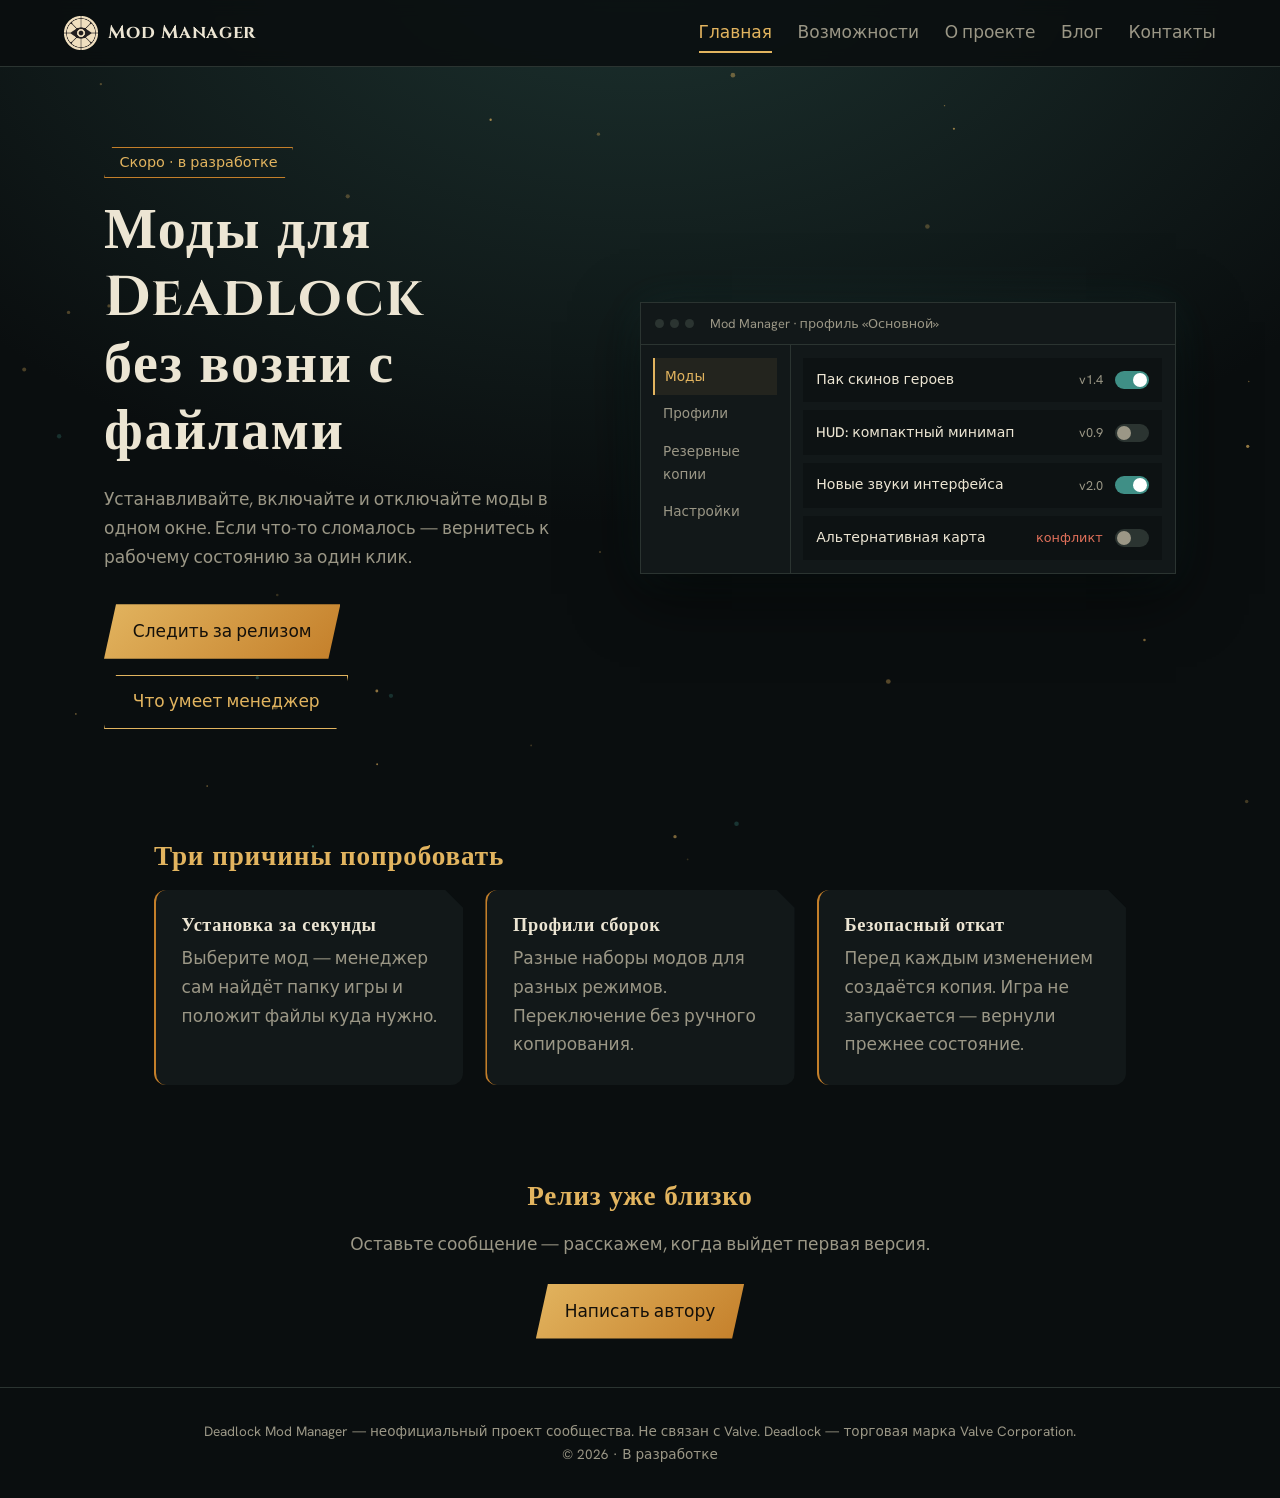
<file: index.html>
<!DOCTYPE html>
<html lang="ru"><head><meta charset="utf-8"><meta name="viewport" content="width=device-width,initial-scale=1">
<title>Главная — Deadlock Mod Manager</title><meta name="description" content="Менеджер модов для Deadlock: установка, профили и откат в один клик. Скоро.">
<link rel="icon" href="img/favicon.png" type="image/png">
<link rel="preconnect" href="https://fonts.googleapis.com"><link rel="preconnect" href="https://fonts.gstatic.com" crossorigin>
<link href="https://fonts.googleapis.com/css2?family=Cinzel:wght@500;700&family=Hanken+Grotesk:wght@400;500;600&display=swap" rel="stylesheet">
<link rel="stylesheet" href="css/style.css"></head>
<body><canvas id="fx" aria-hidden="true"></canvas>
<header class="top"><a class="brand" href="index.html"><img src="img/logo.png" alt="" width="34" height="34"><span>Mod Manager</span></a>
<button class="burger" aria-label="Меню" aria-expanded="false"><i></i><i></i></button><nav id="nav"><a href="index.html" aria-current=page>Главная</a><a href="features.html">Возможности</a><a href="about.html">О проекте</a><a href="blog.html">Блог</a><a href="contact.html">Контакты</a></nav></header>
<main>
<section class="hero"><div class="hero-t"><p class="badge">Скоро · в разработке</p>
<h1>Моды для Deadlock<br>без возни с файлами</h1>
<p class="lead">Устанавливайте, включайте и отключайте моды в одном окне. Если что-то сломалось — вернитесь к рабочему состоянию за один клик.</p>
<div class="btns"><a class="btn" href="contact.html">Следить за релизом</a><a class="btn ghost" href="features.html">Что умеет менеджер</a></div></div>
<div class="hero-m"><div class="win" aria-label="Макет интерфейса"><div class="bar"><i></i><i></i><i></i><span>Mod Manager · профиль «Основной»</span></div>
<div class="wbody"><ul class="side"><li class="on">Моды</li><li>Профили</li><li>Резервные копии</li><li>Настройки</li></ul>
<div class="list"><div class="row"><b>Пак скинов героев</b><em>v1.4</em><span class="tg on"></span></div>
<div class="row"><b>HUD: компактный минимап</b><em>v0.9</em><span class="tg"></span></div>
<div class="row"><b>Новые звуки интерфейса</b><em>v2.0</em><span class="tg on"></span></div>
<div class="row warn"><b>Альтернативная карта</b><em>конфликт</em><span class="tg"></span></div></div></div></div></div></section>
<section class="sec"><h2>Три причины попробовать</h2><div class="grid3">
<article class="card"><h3>Установка за секунды</h3><p>Выберите мод — менеджер сам найдёт папку игры и положит файлы куда нужно.</p></article>
<article class="card"><h3>Профили сборок</h3><p>Разные наборы модов для разных режимов. Переключение без ручного копирования.</p></article>
<article class="card"><h3>Безопасный откат</h3><p>Перед каждым изменением создаётся копия. Игра не запускается — вернули прежнее состояние.</p></article></div></section>
<section class="cta"><h2>Релиз уже близко</h2><p>Оставьте сообщение — расскажем, когда выйдет первая версия.</p><a class="btn" href="contact.html">Написать автору</a></section></main>
<footer><p>Deadlock Mod Manager — неофициальный проект сообщества. Не связан с Valve. Deadlock — торговая марка Valve Corporation.</p><p>© 2026 · В разработке</p></footer>
<script src="js/script.js"></script></body></html>
</file>
<file: css/style.css>
:root{--bg:#0a0e0f;--panel:#121819;--line:#2b3431;--gold:#e2b45f;--amber:#c47f2a;--teal:#3f8f86;--text:#ece5d3;--mute:#9b9786}
*{box-sizing:border-box;margin:0}html{scroll-behavior:smooth}
body{background:radial-gradient(ellipse 70% 40% at 50% -5%,#1d3330,transparent),var(--bg);color:var(--text);font:17px/1.7 "Hanken Grotesk",system-ui,sans-serif}
#fx{position:fixed;inset:0;width:100%;height:100%;pointer-events:none;z-index:0}
main,header,footer{position:relative;z-index:1}
h1,h2,h3,.brand{font-family:Cinzel,Georgia,serif;font-weight:700;letter-spacing:.03em;line-height:1.2}
h1{font-size:clamp(2rem,5vw,3.5rem)}h2{font-size:1.7rem;margin-bottom:1rem;color:var(--gold)}h3{font-size:1.15rem;margin-bottom:.4rem}
a{color:inherit}:focus-visible{outline:2px solid var(--gold);outline-offset:3px}
.top{position:sticky;top:0;z-index:5;display:flex;align-items:center;justify-content:space-between;padding:.8rem 5vw;background:#0a0e0fd9;backdrop-filter:blur(8px);border-bottom:1px solid var(--line)}
.brand{display:flex;align-items:center;gap:.6rem;text-decoration:none;font-size:1.15rem}
nav{display:flex;gap:1.6rem}nav a{text-decoration:none;color:var(--mute);padding:.3rem 0;border-bottom:2px solid transparent;transition:.25s}
nav a:hover,nav a[aria-current]{color:var(--gold);border-color:var(--gold)}
.burger{display:none;background:none;border:0;width:40px;height:40px;cursor:pointer}.burger i{display:block;height:2px;background:var(--gold);margin:7px 8px;transition:.3s}
.hero{display:grid;grid-template-columns:1fr 1.1fr;gap:3rem;align-items:center;padding:5rem 5vw 4rem;max-width:1200px;margin:auto}
.badge{display:inline-block;color:var(--gold);border:1px solid var(--amber);padding:.15rem .9rem;margin-bottom:1.2rem;font-size:.9rem;clip-path:polygon(8px 0,100% 0,calc(100% - 8px) 100%,0 100%);animation:pulse 3s infinite}
.lead{color:var(--mute);margin:1.2rem 0 2rem;max-width:34rem}
.hero-t>*{opacity:0;transform:translateY(18px);animation:in .8s forwards}.hero-t>:nth-child(2){animation-delay:.15s}.hero-t>:nth-child(3){animation-delay:.3s}.hero-t>:nth-child(4){animation-delay:.45s}
.hero-m{animation:in 1s .5s both,float 6s 1.5s ease-in-out infinite}
@keyframes in{to{opacity:1;transform:none}}@keyframes float{50%{transform:translateY(-10px)}}@keyframes pulse{50%{box-shadow:0 0 18px #c47f2a66}}
.btns{display:flex;gap:1rem;flex-wrap:wrap}
.btn{display:inline-block;background:linear-gradient(135deg,var(--gold),var(--amber));color:#14100a;font:600 1rem inherit;font-family:inherit;padding:.8rem 1.8rem;border:0;text-decoration:none;cursor:pointer;clip-path:polygon(12px 0,100% 0,calc(100% - 12px) 100%,0 100%);transition:.3s}
.btn:hover{filter:brightness(1.12);transform:translateY(-2px)}.btn.ghost{background:none;color:var(--gold);box-shadow:inset 0 0 0 1px var(--gold)}
.win{background:var(--panel);border:1px solid var(--line);box-shadow:0 20px 60px #000a,0 0 40px #3f8f8626}
.bar{display:flex;align-items:center;gap:6px;padding:.6rem .9rem;border-bottom:1px solid var(--line);font-size:.8rem;color:var(--mute)}.bar i{width:9px;height:9px;border-radius:50%;background:var(--line)}.bar span{margin-left:.6rem}
.wbody{display:grid;grid-template-columns:150px 1fr}.side{list-style:none;padding:.8rem;border-right:1px solid var(--line);font-size:.85rem;color:var(--mute)}.side li{padding:.45rem .6rem}.side .on{color:var(--gold);background:#e2b45f14;border-left:2px solid var(--gold)}
.list{padding:.8rem;display:grid;gap:.5rem}.row{display:flex;align-items:center;gap:.8rem;padding:.65rem .8rem;background:#0d1213;font-size:.88rem}.row b{flex:1;font-weight:500}.row em{color:var(--mute);font-style:normal;font-size:.8rem}.row.warn em{color:#e0705a}
.tg{width:34px;height:18px;border-radius:9px;background:var(--line);position:relative;transition:.3s}.tg::after{content:"";position:absolute;top:2px;left:2px;width:14px;height:14px;border-radius:50%;background:var(--mute);transition:.3s}
.tg.on{background:var(--teal)}.tg.on::after{left:18px;background:#fff}
.sec,.page-head,.cta{max-width:1100px;margin:auto;padding:3rem 5vw}.page-head{padding-top:4rem}.page-head p{color:var(--mute);margin-top:.8rem}
.grid3{display:grid;grid-template-columns:repeat(auto-fit,minmax(240px,1fr));gap:1.4rem}.grid2{display:grid;grid-template-columns:repeat(auto-fit,minmax(300px,1fr));gap:1.4rem}
.card{background:var(--panel);padding:1.6rem;border-left:2px solid var(--amber);clip-path:polygon(0 0,calc(100% - 18px) 0,100% 18px,100% 100%,0 100%);transition:.3s; border-radius: 12px}
.card:hover{background:#18201f;transform:translateY(-4px);border-color:var(--gold)}.card p{color:var(--mute)}.card small{color:var(--teal)}
.cta{text-align:center}.cta p{color:var(--mute);margin-bottom:1.6rem}
.two{display:grid;grid-template-columns:repeat(auto-fit,minmax(300px,1fr));gap:3rem}.two p{margin-bottom:1rem;color:var(--mute)}
.ticks{list-style:none;display:grid;gap:.8rem}.ticks li{padding-left:1.6rem;position:relative}.ticks li::before{content:"";position:absolute;left:0;top:.65em;width:8px;height:8px;background:var(--gold);transform:rotate(45deg)}
.note{font-size:.9rem}
.road{list-style:none;display:grid;grid-template-columns:repeat(auto-fit,minmax(180px,1fr));gap:1.4rem}.road li{border-top:3px solid var(--line);padding-top:.8rem;display:grid;color:var(--mute)}.road b{color:var(--text);font-family:Cinzel,serif}
.road .done{border-color:var(--teal)}.road .now{border-color:var(--gold);animation:pulse 3s infinite}.road .now span{color:var(--gold)}
.filters{display:flex;gap:.6rem;margin-bottom:1.6rem}.chip{background:none;color:var(--mute);border:1px solid var(--line);padding:.4rem 1.2rem;cursor:pointer;font:inherit;transition:.25s}.chip.on,.chip:hover{color:var(--gold);border-color:var(--gold)}
.post.hide{display:none}.post{animation:in .5s both}
form{display:grid;gap:1.1rem}label{display:grid;gap:.35rem;font-weight:500}
input,select,textarea{background:#0b1011;color:var(--text);border:1px solid var(--line);padding:.7rem .9rem;font:inherit;transition:.25s}input:focus,select:focus,textarea:focus{outline:0;border-color:var(--gold);box-shadow:0 0 0 3px #e2b45f26}
.err{color:#e0705a;min-height:1em}.ok{color:var(--teal);font-weight:600;animation:in .5s both}
footer{border-top:1px solid var(--line);padding:2rem 5vw;color:var(--mute);font-size:.85rem;text-align:center}
@media(max-width:800px){.hero{grid-template-columns:1fr;padding-top:3rem}.burger{display:block}
nav{position:absolute;top:100%;left:0;right:0;flex-direction:column;gap:0;background:#0a0e0ff2;padding:0 5vw;max-height:0;overflow:hidden;transition:.35s}nav.open{max-height:320px;padding:1rem 5vw}nav a{padding:.7rem 0}.wbody{grid-template-columns:1fr}.side{display:none}}
@media(prefers-reduced-motion:reduce){*{animation:none!important;transition:none!important}.hero-t>*,.hero-m{opacity:1;transform:none}}
</file>
